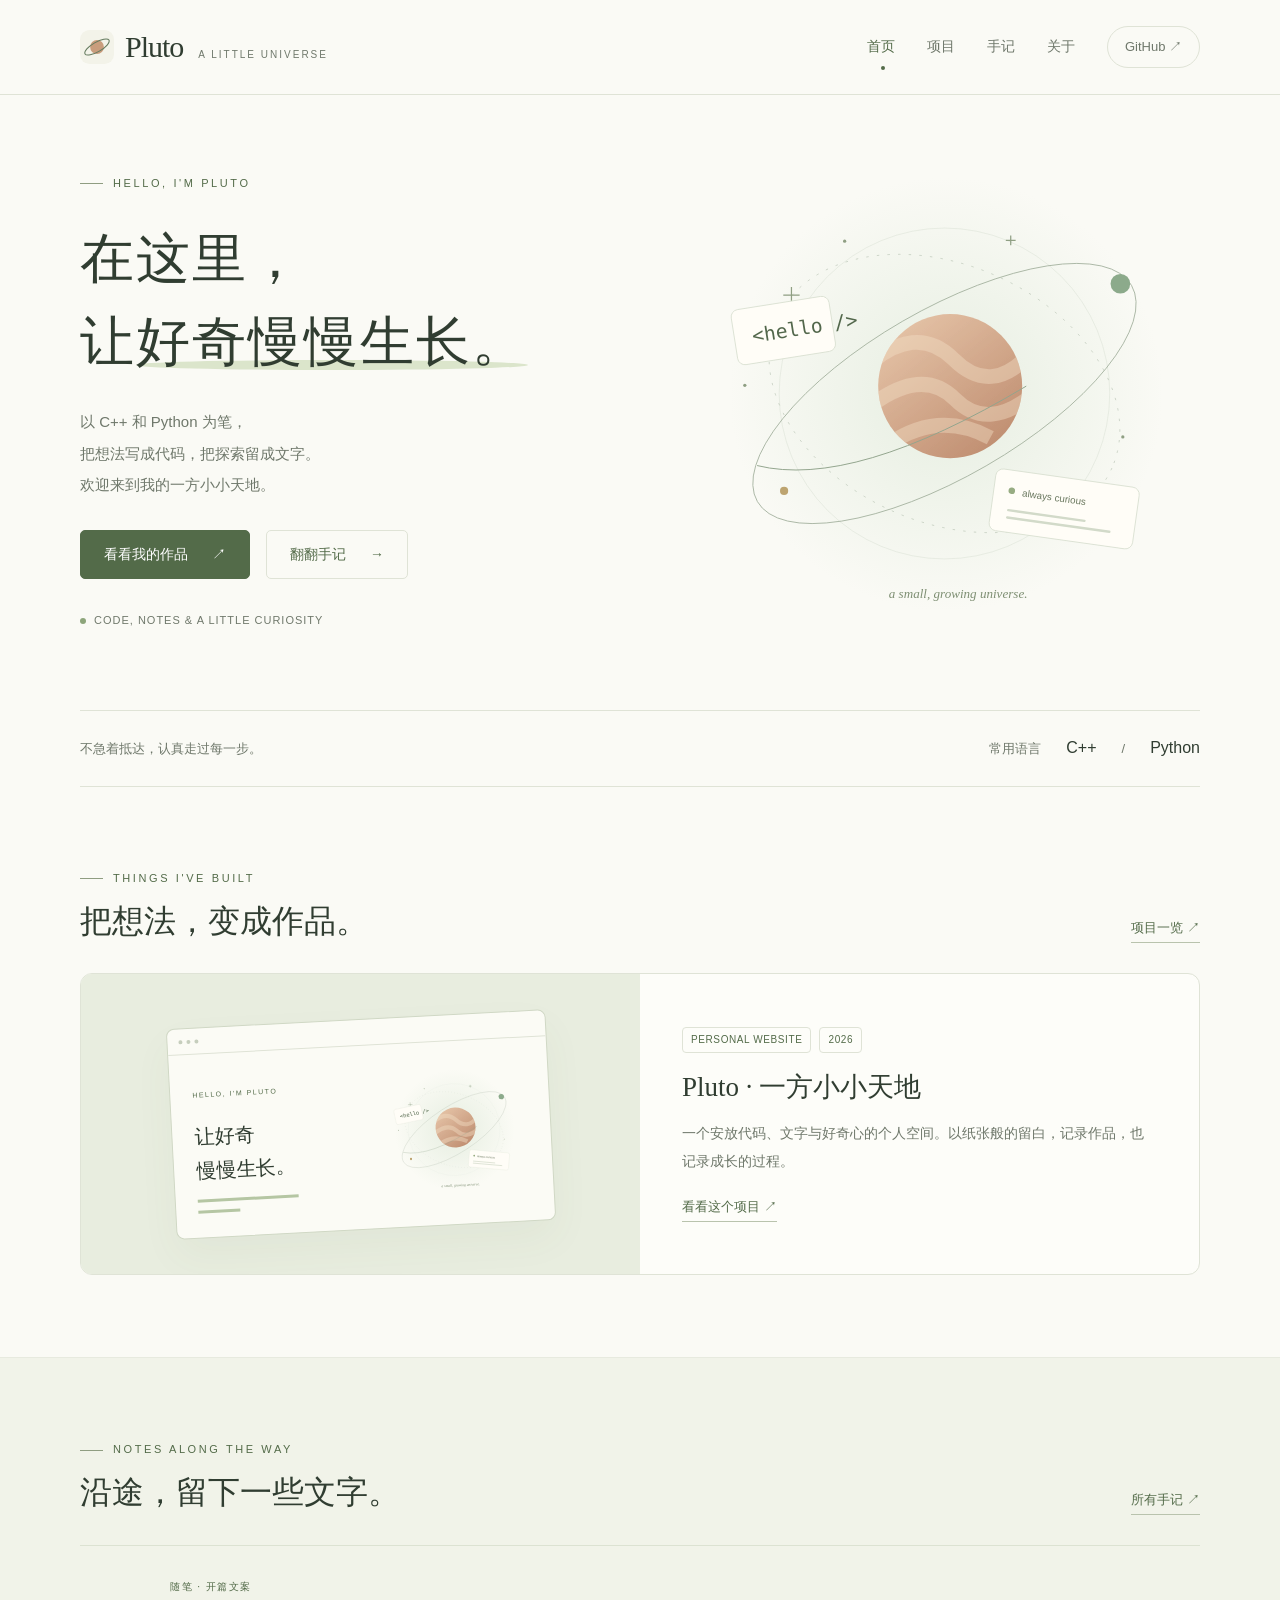
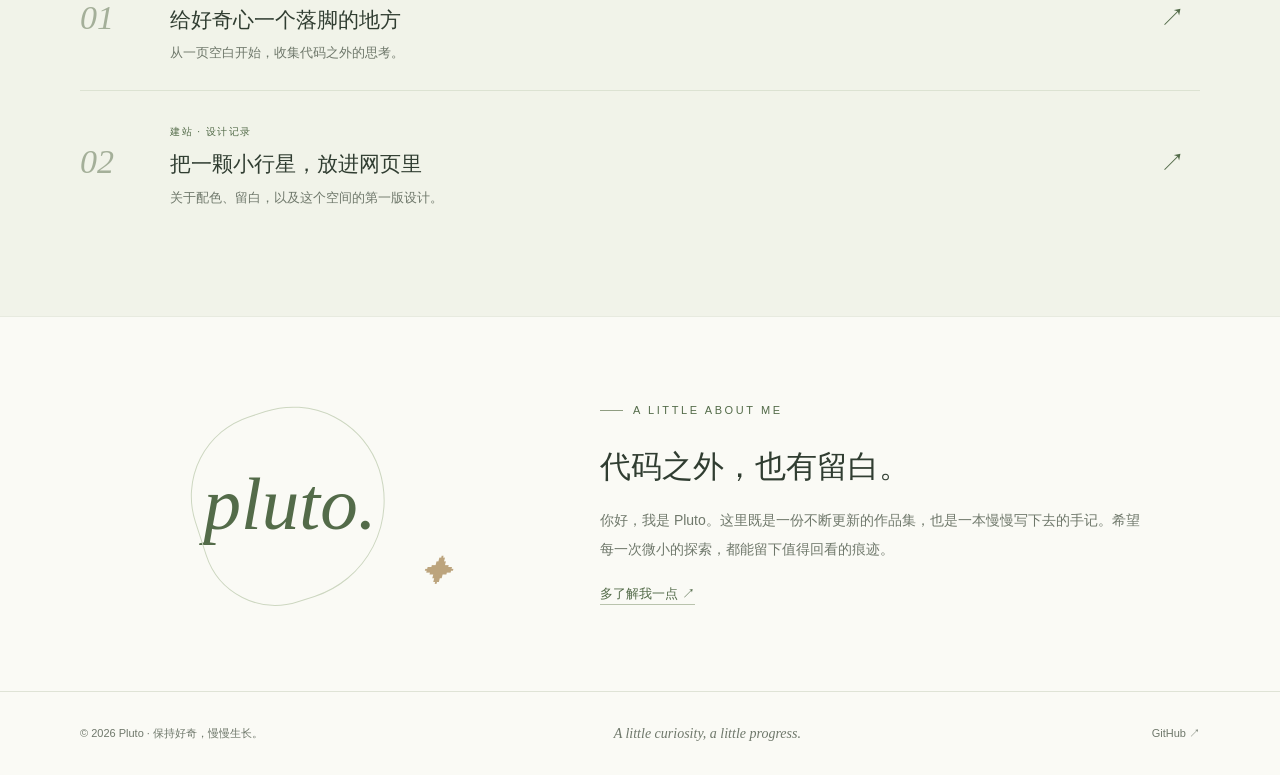
<file: index.html>
<!doctype html>
<html lang="zh-CN"><head><meta charset="utf-8"><meta name="viewport" content="width=device-width,initial-scale=1"><meta name="theme-color" content="#fafaf5"><meta name="description" content="Pluto 的个人网站：C++、Python、项目与学习手记。把好奇写成代码，把走过的路留成笔记。"><meta property="og:title" content="让好奇慢慢生长 · Pluto"><meta property="og:description" content="Pluto 的个人网站：C++、Python、项目与学习手记。把好奇写成代码，把走过的路留成笔记。"><meta property="og:type" content="website"><title>让好奇慢慢生长 · Pluto</title><link rel="icon" type="image/svg+xml" href="assets/favicon.svg"><link rel="stylesheet" href="style.css"><script src="app.js" defer></script></head><body>
<a class="skip" href="#main">跳转到正文</a>
<header class="header"><div class="container header-inner"><a class="logo" href="index.html" aria-label="Pluto 首页"><img src="assets/favicon.svg" width="34" height="34" alt="">Pluto<small>A LITTLE UNIVERSE</small></a><button class="menu-toggle" type="button" aria-expanded="false" aria-controls="navigation" hidden>菜单 ☰</button><nav class="nav" id="navigation" aria-label="主要导航"><a href="index.html" aria-current="page">首页</a><a href="projects.html">项目</a><a href="notes.html">手记</a><a href="about.html">关于</a><a class="github" href="https://github.com/Pluto-Liu-github" target="_blank" rel="noopener noreferrer">GitHub ↗</a></nav></div></header>
<main id="main">
<div class="container"><section class="hero" aria-labelledby="hero-title"><div><div class="eyebrow">HELLO, I'M PLUTO</div><h1 id="hero-title">在这里，<br>让<em>好奇慢慢生长。</em></h1><p class="intro">以 C++ 和 Python 为笔，<br>把想法写成代码，把探索留成文字。<br>欢迎来到我的一方小小天地。</p><div class="actions"><a class="button" href="projects.html">看看我的作品 <span aria-hidden="true">↗</span></a><a class="button secondary" href="notes.html">翻翻手记 <span aria-hidden="true">→</span></a></div><div class="hero-small"><span class="dot"></span> CODE, NOTES & A LITTLE CURIOSITY</div></div><img class="hero-art" src="assets/orbit.svg" width="660" height="580" alt="浅陶土色小行星，环绕着细细的轨道和手写便签"></section><div class="intro-strip"><span>不急着抵达，认真走过每一步。</span><div class="languages"><span>常用语言</span><b>C++</b><span>/</span><b>Python</b></div></div><section class="section"><div class="section-head"><div><div class="eyebrow">THINGS I'VE BUILT</div><h2>把想法，变成作品。</h2></div><a class="text-link" href="projects.html">项目一览 ↗</a></div><article class="project-feature"><div class="project-image" aria-hidden="true"><div class="mini-browser"><div class="browser-top"><i></i><i></i><i></i></div><div class="mini-body"><div><small>HELLO, I'M PLUTO</small><strong>让好奇<br>慢慢生长。</strong><div class="mini-line"></div><div class="mini-line" style="width:42px"></div></div><img src="assets/orbit.svg" alt="" width="660" height="580" loading="lazy"></div></div></div><div class="project-description"><div class="tags"><span class="tag">PERSONAL WEBSITE</span><span class="tag">2026</span></div><h3>Pluto · 一方小小天地</h3><p>一个安放代码、文字与好奇心的个人空间。以纸张般的留白，记录作品，也记录成长的过程。</p><a class="text-link" href="project-pluto.html">看看这个项目 <span aria-hidden="true">↗</span></a></div></article></section></div>
<section class="section note-section"><div class="container"><div class="section-head"><div><div class="eyebrow">NOTES ALONG THE WAY</div><h2>沿途，留下一些文字。</h2></div><a class="text-link" href="notes.html">所有手记 ↗</a></div><a class="note-row" href="note-first-page.html" data-note><span class="note-number">01</span><div><span class="note-meta">随笔 · 开篇文案</span><h3>给好奇心一个落脚的地方</h3><p>从一页空白开始，收集代码之外的思考。</p></div><span class="note-arrow" aria-hidden="true">↗</span></a><a class="note-row" href="note-design.html" data-note><span class="note-number">02</span><div><span class="note-meta">建站 · 设计记录</span><h3>把一颗小行星，放进网页里</h3><p>关于配色、留白，以及这个空间的第一版设计。</p></div><span class="note-arrow" aria-hidden="true">↗</span></a></div></section>
<section class="container section about-teaser"><div class="about-mark" aria-hidden="true">pluto.</div><div class="about-copy"><div class="eyebrow">A LITTLE ABOUT ME</div><h2>代码之外，也有留白。</h2><p>你好，我是 Pluto。这里既是一份不断更新的作品集，也是一本慢慢写下去的手记。希望每一次微小的探索，都能留下值得回看的痕迹。</p><a class="text-link" href="about.html">多了解我一点 ↗</a></div></section></main>
<footer class="footer"><div class="container footer-inner"><span>© 2026 Pluto · 保持好奇，慢慢生长。</span><span class="footer-quote">A little curiosity, a little progress.</span><a href="https://github.com/Pluto-Liu-github" target="_blank" rel="noopener noreferrer">GitHub ↗</a></div></footer></body></html>
</file>
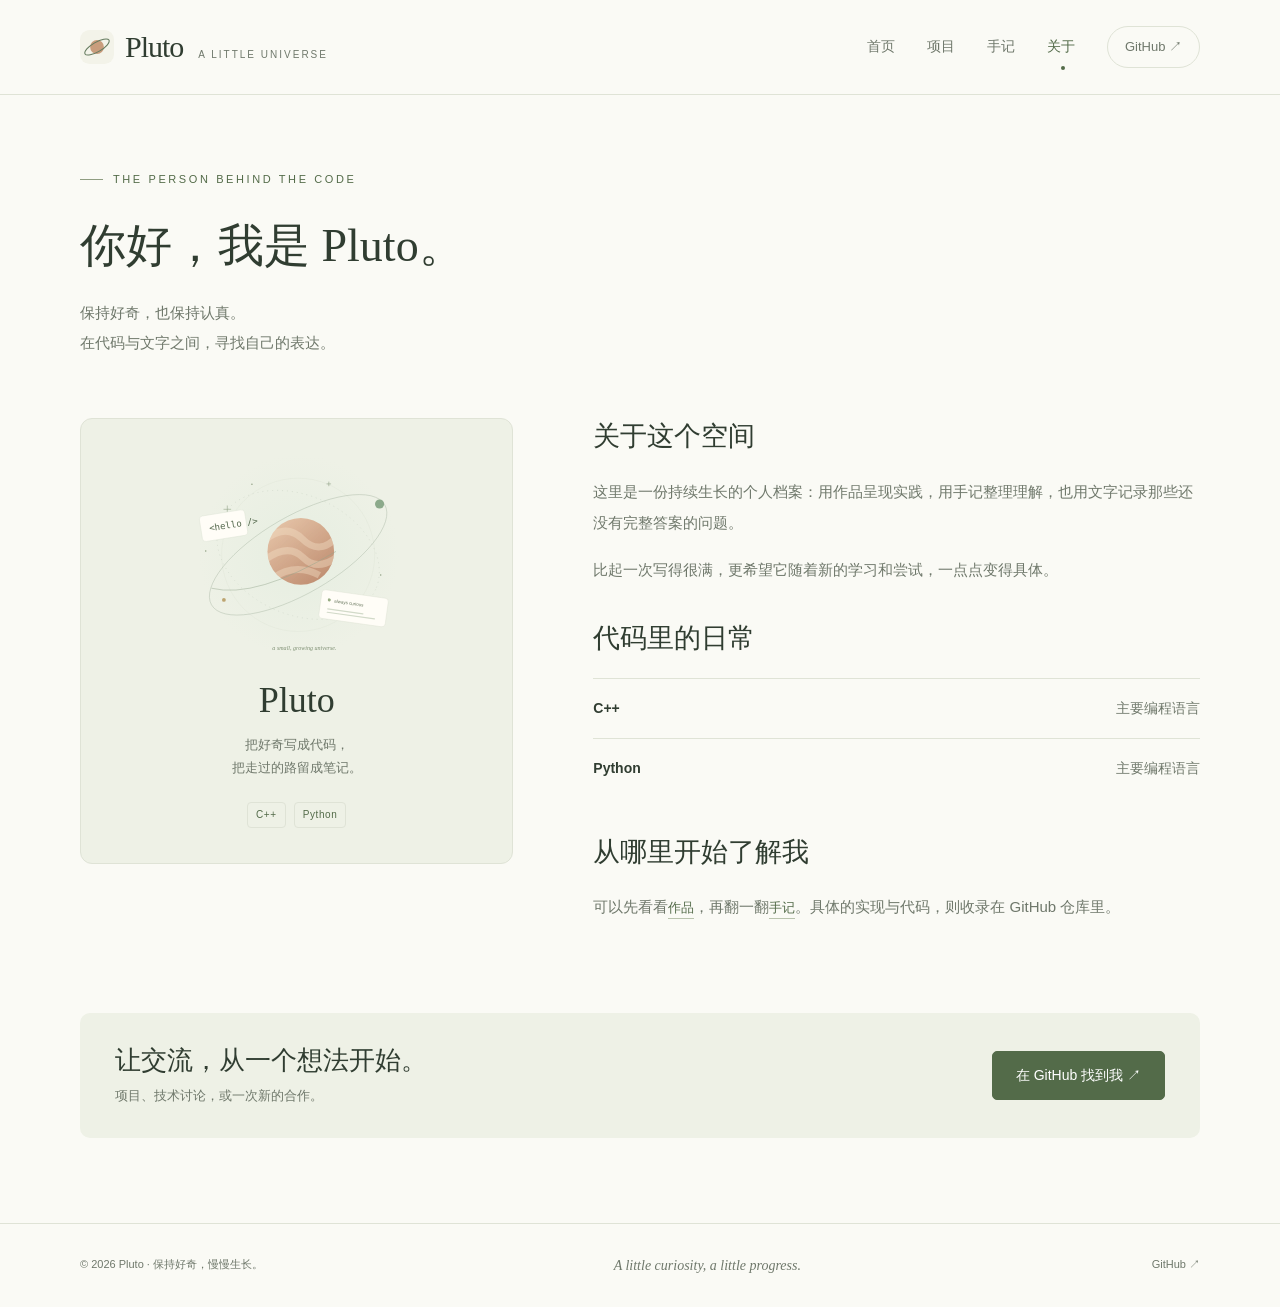
<file: about.html>
<!doctype html>
<html lang="zh-CN"><head><meta charset="utf-8"><meta name="viewport" content="width=device-width,initial-scale=1"><meta name="theme-color" content="#fafaf5"><meta name="description" content="关于 Pluto：C++、Python、作品、学习记录与 GitHub 联系入口。"><meta property="og:title" content="关于我 · Pluto"><meta property="og:description" content="关于 Pluto：C++、Python、作品、学习记录与 GitHub 联系入口。"><meta property="og:type" content="website"><title>关于我 · Pluto</title><link rel="icon" type="image/svg+xml" href="assets/favicon.svg"><link rel="stylesheet" href="style.css"><script src="app.js" defer></script></head><body>
<a class="skip" href="#main">跳转到正文</a>
<header class="header"><div class="container header-inner"><a class="logo" href="index.html" aria-label="Pluto 首页"><img src="assets/favicon.svg" width="34" height="34" alt="">Pluto<small>A LITTLE UNIVERSE</small></a><button class="menu-toggle" type="button" aria-expanded="false" aria-controls="navigation" hidden>菜单 ☰</button><nav class="nav" id="navigation" aria-label="主要导航"><a href="index.html">首页</a><a href="projects.html">项目</a><a href="notes.html">手记</a><a href="about.html" aria-current="page">关于</a><a class="github" href="https://github.com/Pluto-Liu-github" target="_blank" rel="noopener noreferrer">GitHub ↗</a></nav></div></header>
<main id="main"><div class="container"><header class="page-intro"><div class="eyebrow">THE PERSON BEHIND THE CODE</div><h1>你好，我是 Pluto。</h1><p>保持好奇，也保持认真。<br>在代码与文字之间，寻找自己的表达。</p></header><div class="page-content"><div class="about-grid"><aside class="profile-card"><img src="assets/orbit.svg" width="660" height="580" alt="Pluto 的小行星插画"><h2>Pluto</h2><p>把好奇写成代码，<br>把走过的路留成笔记。</p><div class="tags"><span class="tag">C++</span><span class="tag">Python</span></div></aside><div class="about-prose"><section><h2>关于这个空间</h2><p>这里是一份持续生长的个人档案：用作品呈现实践，用手记整理理解，也用文字记录那些还没有完整答案的问题。</p><p>比起一次写得很满，更希望它随着新的学习和尝试，一点点变得具体。</p></section><section><h2>代码里的日常</h2><div class="skill-row"><b>C++</b><span>主要编程语言</span></div><div class="skill-row"><b>Python</b><span>主要编程语言</span></div></section><section><h2>从哪里开始了解我</h2><p>可以先看看<a class="text-link" href="projects.html">作品</a>，再翻一翻<a class="text-link" href="notes.html">手记</a>。具体的实现与代码，则收录在 GitHub 仓库里。</p></section></div></div><section class="contact-panel"><div><h2>让交流，从一个想法开始。</h2><p>项目、技术讨论，或一次新的合作。</p></div><a class="button" href="https://github.com/Pluto-Liu-github" target="_blank" rel="noopener noreferrer">在 GitHub 找到我 ↗</a></section><!-- 求职时可在这里补充愿意公开的邮箱、目标岗位与真实简历链接。 --></div></div></main>
<footer class="footer"><div class="container footer-inner"><span>© 2026 Pluto · 保持好奇，慢慢生长。</span><span class="footer-quote">A little curiosity, a little progress.</span><a href="https://github.com/Pluto-Liu-github" target="_blank" rel="noopener noreferrer">GitHub ↗</a></div></footer></body></html>
</file>
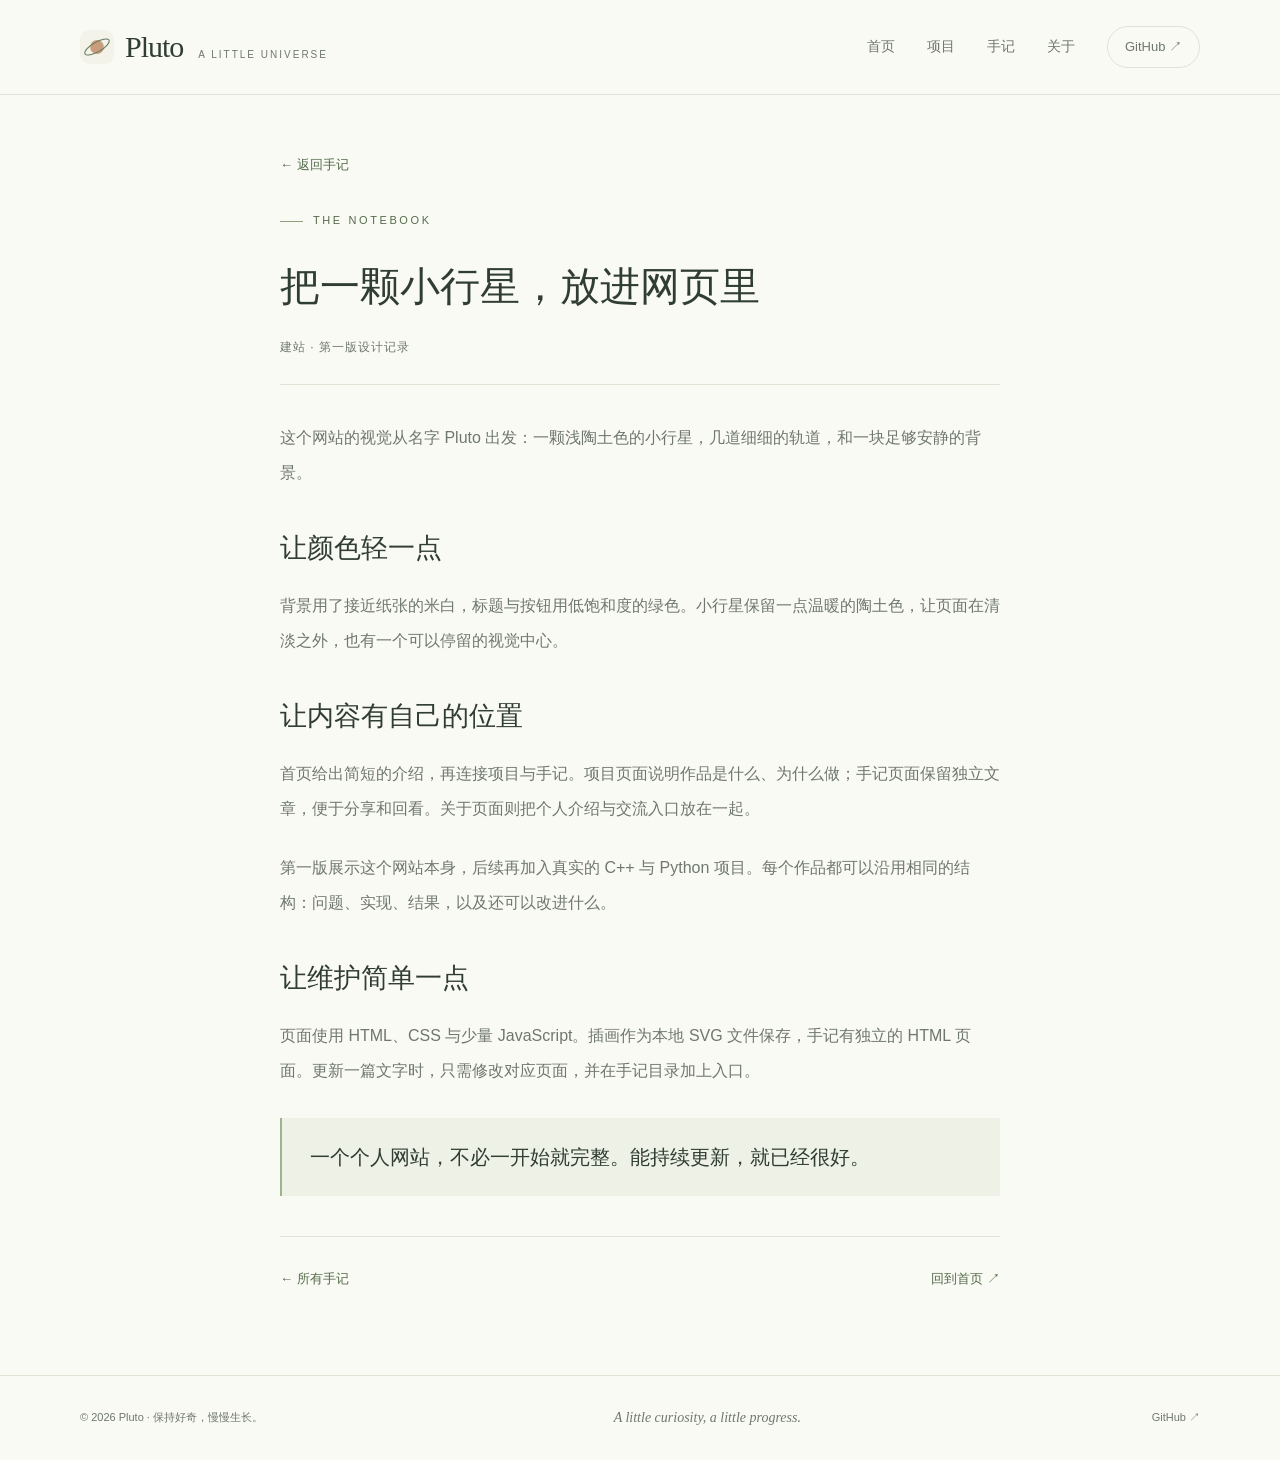
<file: note-design.html>
<!doctype html>
<html lang="zh-CN"><head><meta charset="utf-8"><meta name="viewport" content="width=device-width,initial-scale=1"><meta name="theme-color" content="#fafaf5"><meta name="description" content="把一颗小行星，放进网页里 — Pluto 的手记。"><meta property="og:title" content="把一颗小行星，放进网页里 · Pluto"><meta property="og:description" content="把一颗小行星，放进网页里 — Pluto 的手记。"><meta property="og:type" content="website"><title>把一颗小行星，放进网页里 · Pluto</title><link rel="icon" type="image/svg+xml" href="assets/favicon.svg"><link rel="stylesheet" href="style.css"><script src="app.js" defer></script></head><body>
<a class="skip" href="#main">跳转到正文</a>
<header class="header"><div class="container header-inner"><a class="logo" href="index.html" aria-label="Pluto 首页"><img src="assets/favicon.svg" width="34" height="34" alt="">Pluto<small>A LITTLE UNIVERSE</small></a><button class="menu-toggle" type="button" aria-expanded="false" aria-controls="navigation" hidden>菜单 ☰</button><nav class="nav" id="navigation" aria-label="主要导航"><a href="index.html">首页</a><a href="projects.html">项目</a><a href="notes.html">手记</a><a href="about.html">关于</a><a class="github" href="https://github.com/Pluto-Liu-github" target="_blank" rel="noopener noreferrer">GitHub ↗</a></nav></div></header>
<main id="main"><article class="container article"><a class="back" href="notes.html">← 返回手记</a><div class="eyebrow">THE NOTEBOOK</div><h1>把一颗小行星，放进网页里</h1><div class="article-meta">建站 · 第一版设计记录</div><div class="article-body"><p>这个网站的视觉从名字 Pluto 出发：一颗浅陶土色的小行星，几道细细的轨道，和一块足够安静的背景。</p><h2>让颜色轻一点</h2><p>背景用了接近纸张的米白，标题与按钮用低饱和度的绿色。小行星保留一点温暖的陶土色，让页面在清淡之外，也有一个可以停留的视觉中心。</p><h2>让内容有自己的位置</h2><p>首页给出简短的介绍，再连接项目与手记。项目页面说明作品是什么、为什么做；手记页面保留独立文章，便于分享和回看。关于页面则把个人介绍与交流入口放在一起。</p><p>第一版展示这个网站本身，后续再加入真实的 C++ 与 Python 项目。每个作品都可以沿用相同的结构：问题、实现、结果，以及还可以改进什么。</p><h2>让维护简单一点</h2><p>页面使用 HTML、CSS 与少量 JavaScript。插画作为本地 SVG 文件保存，手记有独立的 HTML 页面。更新一篇文字时，只需修改对应页面，并在手记目录加上入口。</p><blockquote>一个个人网站，不必一开始就完整。能持续更新，就已经很好。</blockquote></div><div class="article-end"><a href="notes.html">← 所有手记</a><a href="index.html">回到首页 ↗</a></div></article></main>
<footer class="footer"><div class="container footer-inner"><span>© 2026 Pluto · 保持好奇，慢慢生长。</span><span class="footer-quote">A little curiosity, a little progress.</span><a href="https://github.com/Pluto-Liu-github" target="_blank" rel="noopener noreferrer">GitHub ↗</a></div></footer></body></html>
</file>
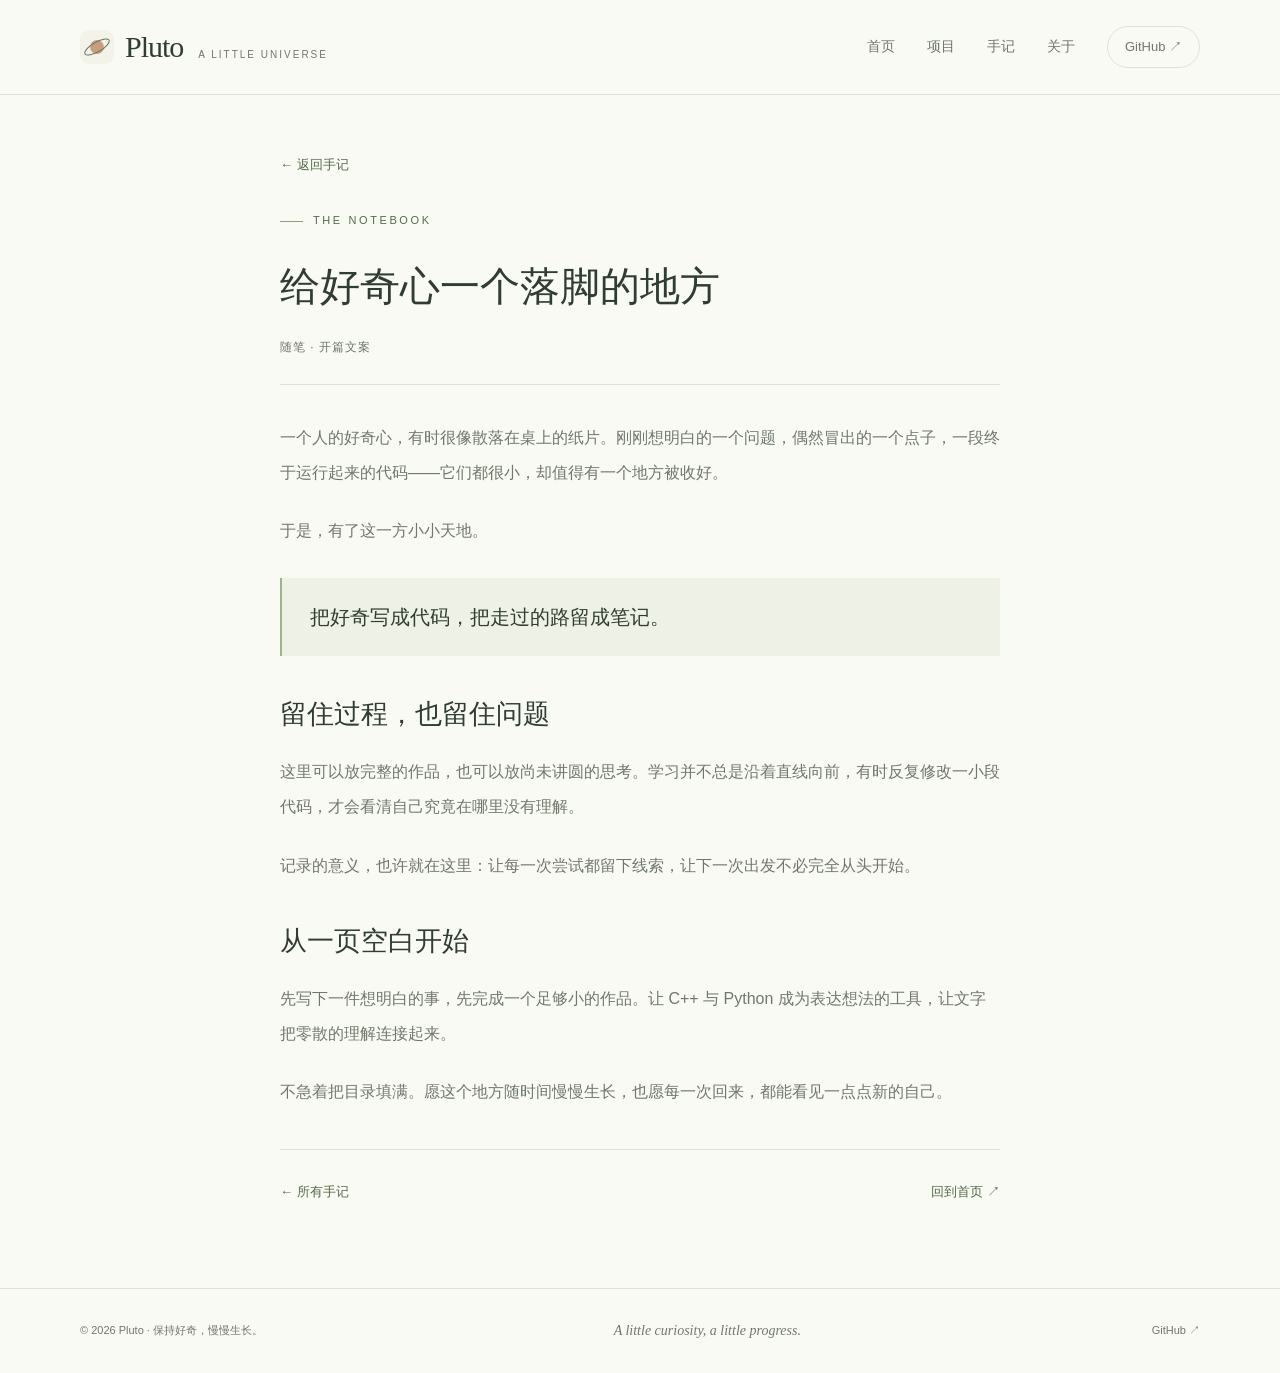
<file: note-first-page.html>
<!doctype html>
<html lang="zh-CN"><head><meta charset="utf-8"><meta name="viewport" content="width=device-width,initial-scale=1"><meta name="theme-color" content="#fafaf5"><meta name="description" content="给好奇心一个落脚的地方 — Pluto 的手记。"><meta property="og:title" content="给好奇心一个落脚的地方 · Pluto"><meta property="og:description" content="给好奇心一个落脚的地方 — Pluto 的手记。"><meta property="og:type" content="website"><title>给好奇心一个落脚的地方 · Pluto</title><link rel="icon" type="image/svg+xml" href="assets/favicon.svg"><link rel="stylesheet" href="style.css"><script src="app.js" defer></script></head><body>
<a class="skip" href="#main">跳转到正文</a>
<header class="header"><div class="container header-inner"><a class="logo" href="index.html" aria-label="Pluto 首页"><img src="assets/favicon.svg" width="34" height="34" alt="">Pluto<small>A LITTLE UNIVERSE</small></a><button class="menu-toggle" type="button" aria-expanded="false" aria-controls="navigation" hidden>菜单 ☰</button><nav class="nav" id="navigation" aria-label="主要导航"><a href="index.html">首页</a><a href="projects.html">项目</a><a href="notes.html">手记</a><a href="about.html">关于</a><a class="github" href="https://github.com/Pluto-Liu-github" target="_blank" rel="noopener noreferrer">GitHub ↗</a></nav></div></header>
<main id="main"><article class="container article"><a class="back" href="notes.html">← 返回手记</a><div class="eyebrow">THE NOTEBOOK</div><h1>给好奇心一个落脚的地方</h1><div class="article-meta">随笔 · 开篇文案</div><div class="article-body"><p>一个人的好奇心，有时很像散落在桌上的纸片。刚刚想明白的一个问题，偶然冒出的一个点子，一段终于运行起来的代码——它们都很小，却值得有一个地方被收好。</p><p>于是，有了这一方小小天地。</p><blockquote>把好奇写成代码，把走过的路留成笔记。</blockquote><h2>留住过程，也留住问题</h2><p>这里可以放完整的作品，也可以放尚未讲圆的思考。学习并不总是沿着直线向前，有时反复修改一小段代码，才会看清自己究竟在哪里没有理解。</p><p>记录的意义，也许就在这里：让每一次尝试都留下线索，让下一次出发不必完全从头开始。</p><h2>从一页空白开始</h2><p>先写下一件想明白的事，先完成一个足够小的作品。让 C++ 与 Python 成为表达想法的工具，让文字把零散的理解连接起来。</p><p>不急着把目录填满。愿这个地方随时间慢慢生长，也愿每一次回来，都能看见一点点新的自己。</p></div><div class="article-end"><a href="notes.html">← 所有手记</a><a href="index.html">回到首页 ↗</a></div></article></main>
<footer class="footer"><div class="container footer-inner"><span>© 2026 Pluto · 保持好奇，慢慢生长。</span><span class="footer-quote">A little curiosity, a little progress.</span><a href="https://github.com/Pluto-Liu-github" target="_blank" rel="noopener noreferrer">GitHub ↗</a></div></footer></body></html>
</file>
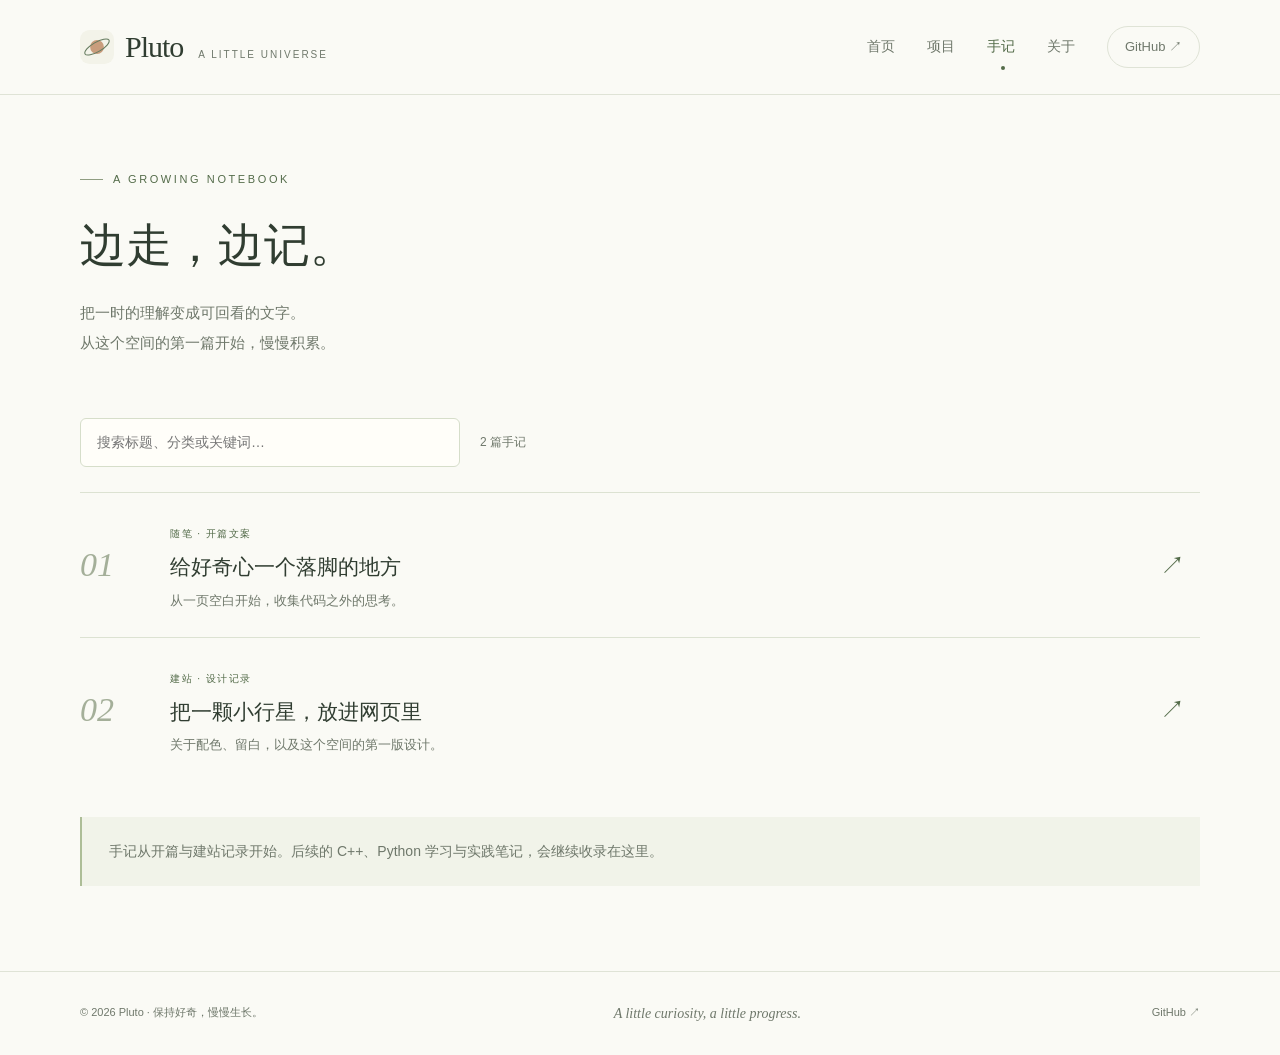
<file: notes.html>
<!doctype html>
<html lang="zh-CN"><head><meta charset="utf-8"><meta name="viewport" content="width=device-width,initial-scale=1"><meta name="theme-color" content="#fafaf5"><meta name="description" content="Pluto 的学习记录、随笔与建站手记。支持关键词搜索。"><meta property="og:title" content="学习手记 · Pluto"><meta property="og:description" content="Pluto 的学习记录、随笔与建站手记。支持关键词搜索。"><meta property="og:type" content="website"><title>学习手记 · Pluto</title><link rel="icon" type="image/svg+xml" href="assets/favicon.svg"><link rel="stylesheet" href="style.css"><script src="app.js" defer></script></head><body>
<a class="skip" href="#main">跳转到正文</a>
<header class="header"><div class="container header-inner"><a class="logo" href="index.html" aria-label="Pluto 首页"><img src="assets/favicon.svg" width="34" height="34" alt="">Pluto<small>A LITTLE UNIVERSE</small></a><button class="menu-toggle" type="button" aria-expanded="false" aria-controls="navigation" hidden>菜单 ☰</button><nav class="nav" id="navigation" aria-label="主要导航"><a href="index.html">首页</a><a href="projects.html">项目</a><a href="notes.html" aria-current="page">手记</a><a href="about.html">关于</a><a class="github" href="https://github.com/Pluto-Liu-github" target="_blank" rel="noopener noreferrer">GitHub ↗</a></nav></div></header>
<main id="main"><div class="container"><header class="page-intro"><div class="eyebrow">A GROWING NOTEBOOK</div><h1>边走，边记。</h1><p>把一时的理解变成可回看的文字。<br>从这个空间的第一篇开始，慢慢积累。</p></header><div class="page-content"><div class="notes-tools"><label for="note-search" class="visually-hidden">搜索手记</label><input class="search" id="note-search" type="search" placeholder="搜索标题、分类或关键词…" data-search><span class="count" data-count aria-live="polite">2 篇手记</span></div><div class="note-list"><a class="note-row" href="note-first-page.html" data-note><span class="note-number">01</span><div><span class="note-meta">随笔 · 开篇文案</span><h3>给好奇心一个落脚的地方</h3><p>从一页空白开始，收集代码之外的思考。</p></div><span class="note-arrow" aria-hidden="true">↗</span></a><a class="note-row" href="note-design.html" data-note><span class="note-number">02</span><div><span class="note-meta">建站 · 设计记录</span><h3>把一颗小行星，放进网页里</h3><p>关于配色、留白，以及这个空间的第一版设计。</p></div><span class="note-arrow" aria-hidden="true">↗</span></a></div><p class="empty-search" data-empty hidden>暂时没有匹配的手记，换一个关键词试试。</p><div class="quiet-callout">手记从开篇与建站记录开始。后续的 C++、Python 学习与实践笔记，会继续收录在这里。</div></div></div></main>
<footer class="footer"><div class="container footer-inner"><span>© 2026 Pluto · 保持好奇，慢慢生长。</span><span class="footer-quote">A little curiosity, a little progress.</span><a href="https://github.com/Pluto-Liu-github" target="_blank" rel="noopener noreferrer">GitHub ↗</a></div></footer></body></html>
</file>
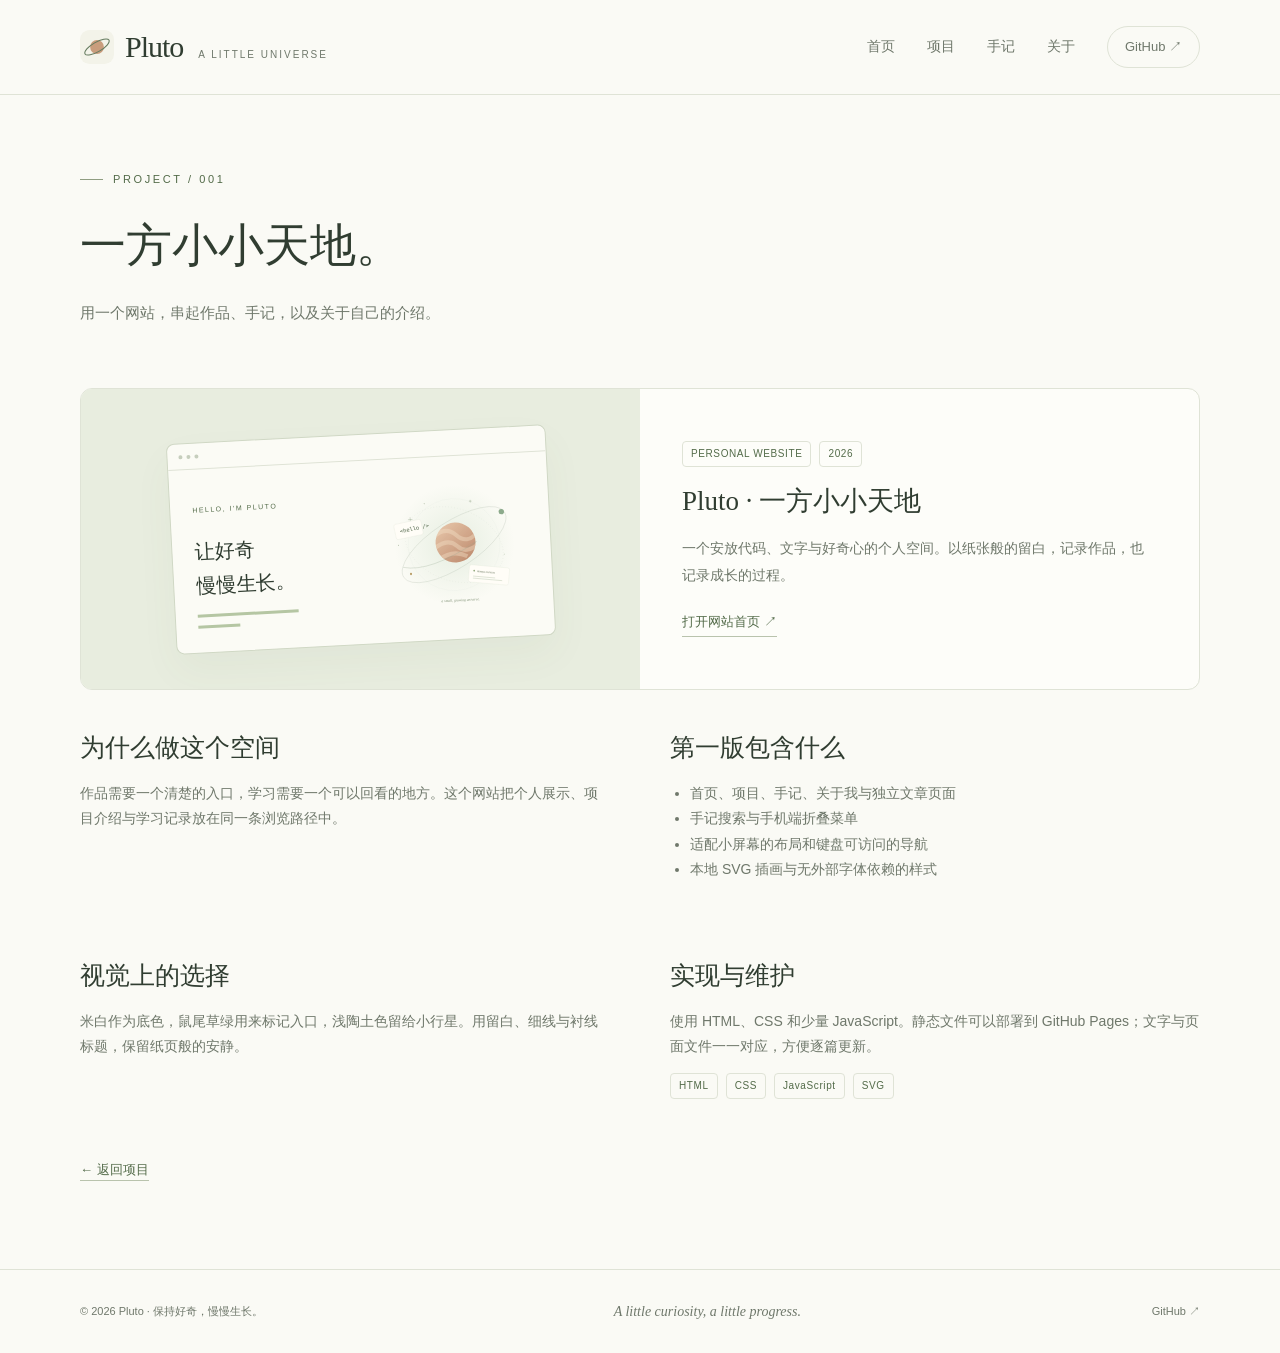
<file: project-pluto.html>
<!doctype html>
<html lang="zh-CN"><head><meta charset="utf-8"><meta name="viewport" content="width=device-width,initial-scale=1"><meta name="theme-color" content="#fafaf5"><meta name="description" content="Pluto 个人网站的设计与实现说明。"><meta property="og:title" content="Pluto · 个人空间 · Pluto"><meta property="og:description" content="Pluto 个人网站的设计与实现说明。"><meta property="og:type" content="website"><title>Pluto · 个人空间 · Pluto</title><link rel="icon" type="image/svg+xml" href="assets/favicon.svg"><link rel="stylesheet" href="style.css"><script src="app.js" defer></script></head><body>
<a class="skip" href="#main">跳转到正文</a>
<header class="header"><div class="container header-inner"><a class="logo" href="index.html" aria-label="Pluto 首页"><img src="assets/favicon.svg" width="34" height="34" alt="">Pluto<small>A LITTLE UNIVERSE</small></a><button class="menu-toggle" type="button" aria-expanded="false" aria-controls="navigation" hidden>菜单 ☰</button><nav class="nav" id="navigation" aria-label="主要导航"><a href="index.html">首页</a><a href="projects.html">项目</a><a href="notes.html">手记</a><a href="about.html">关于</a><a class="github" href="https://github.com/Pluto-Liu-github" target="_blank" rel="noopener noreferrer">GitHub ↗</a></nav></div></header>
<main id="main"><div class="container"><header class="page-intro"><div class="eyebrow">PROJECT / 001</div><h1>一方小小天地。</h1><p>用一个网站，串起作品、手记，以及关于自己的介绍。</p></header><div class="page-content"><article class="project-feature"><div class="project-image" aria-hidden="true"><div class="mini-browser"><div class="browser-top"><i></i><i></i><i></i></div><div class="mini-body"><div><small>HELLO, I'M PLUTO</small><strong>让好奇<br>慢慢生长。</strong><div class="mini-line"></div><div class="mini-line" style="width:42px"></div></div><img src="assets/orbit.svg" alt="" width="660" height="580" loading="lazy"></div></div></div><div class="project-description"><div class="tags"><span class="tag">PERSONAL WEBSITE</span><span class="tag">2026</span></div><h3>Pluto · 一方小小天地</h3><p>一个安放代码、文字与好奇心的个人空间。以纸张般的留白，记录作品，也记录成长的过程。</p><a class="text-link" href="index.html">打开网站首页 ↗</a></div></article><div class="details"><section><h2>为什么做这个空间</h2><p>作品需要一个清楚的入口，学习需要一个可以回看的地方。这个网站把个人展示、项目介绍与学习记录放在同一条浏览路径中。</p></section><section><h2>第一版包含什么</h2><ul><li>首页、项目、手记、关于我与独立文章页面</li><li>手记搜索与手机端折叠菜单</li><li>适配小屏幕的布局和键盘可访问的导航</li><li>本地 SVG 插画与无外部字体依赖的样式</li></ul></section><section><h2>视觉上的选择</h2><p>米白作为底色，鼠尾草绿用来标记入口，浅陶土色留给小行星。用留白、细线与衬线标题，保留纸页般的安静。</p></section><section><h2>实现与维护</h2><p>使用 HTML、CSS 和少量 JavaScript。静态文件可以部署到 GitHub Pages；文字与页面文件一一对应，方便逐篇更新。</p><div class="tags"><span class="tag">HTML</span><span class="tag">CSS</span><span class="tag">JavaScript</span><span class="tag">SVG</span></div></section></div><a class="text-link" href="projects.html">← 返回项目</a></div></div></main>
<footer class="footer"><div class="container footer-inner"><span>© 2026 Pluto · 保持好奇，慢慢生长。</span><span class="footer-quote">A little curiosity, a little progress.</span><a href="https://github.com/Pluto-Liu-github" target="_blank" rel="noopener noreferrer">GitHub ↗</a></div></footer></body></html>
</file>
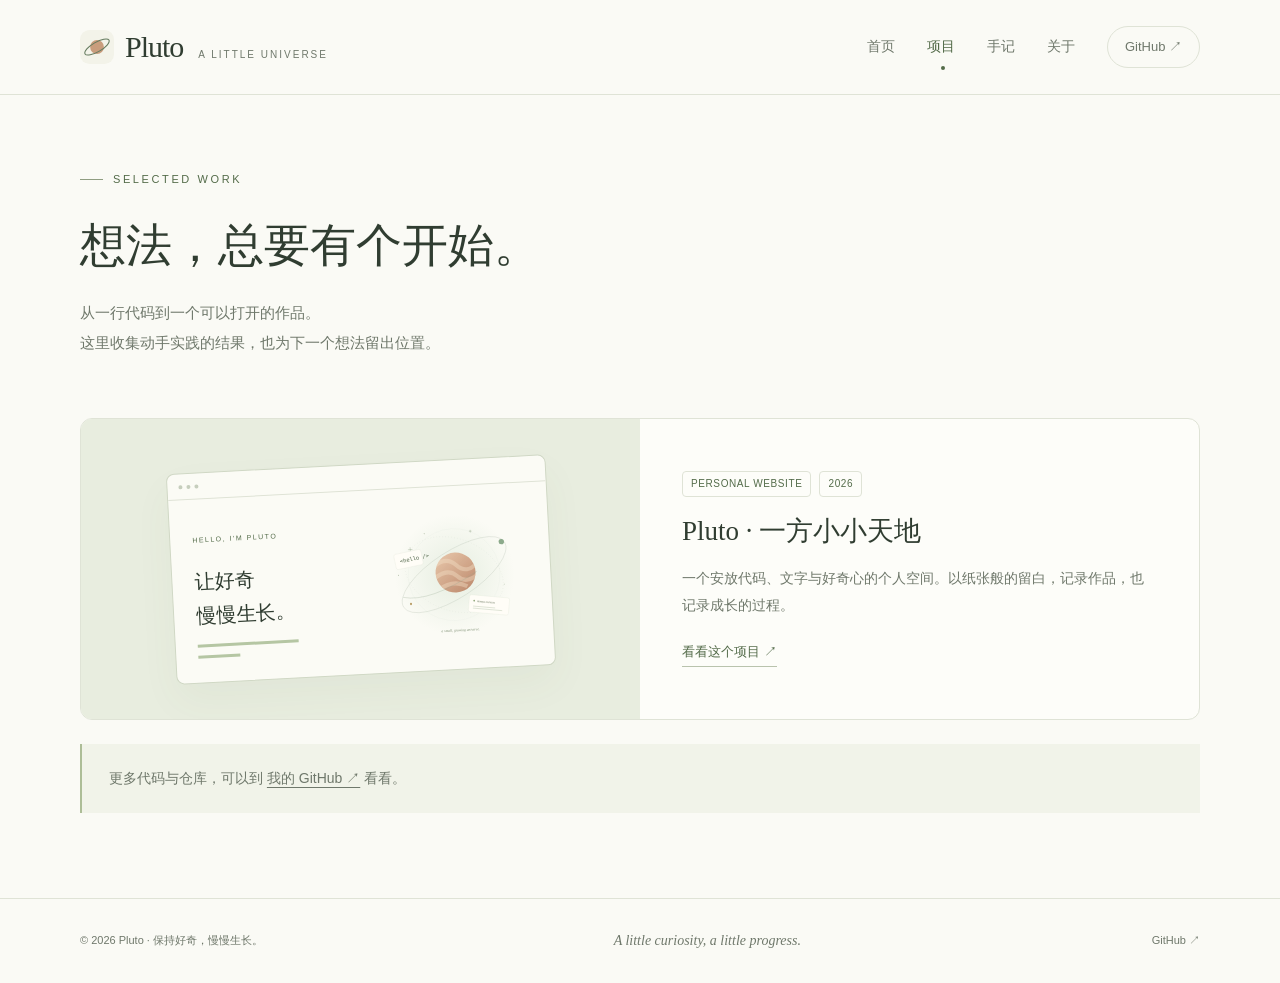
<file: projects.html>
<!doctype html>
<html lang="zh-CN"><head><meta charset="utf-8"><meta name="viewport" content="width=device-width,initial-scale=1"><meta name="theme-color" content="#fafaf5"><meta name="description" content="Pluto 的项目展示与代码仓库入口。"><meta property="og:title" content="项目 · Pluto"><meta property="og:description" content="Pluto 的项目展示与代码仓库入口。"><meta property="og:type" content="website"><title>项目 · Pluto</title><link rel="icon" type="image/svg+xml" href="assets/favicon.svg"><link rel="stylesheet" href="style.css"><script src="app.js" defer></script></head><body>
<a class="skip" href="#main">跳转到正文</a>
<header class="header"><div class="container header-inner"><a class="logo" href="index.html" aria-label="Pluto 首页"><img src="assets/favicon.svg" width="34" height="34" alt="">Pluto<small>A LITTLE UNIVERSE</small></a><button class="menu-toggle" type="button" aria-expanded="false" aria-controls="navigation" hidden>菜单 ☰</button><nav class="nav" id="navigation" aria-label="主要导航"><a href="index.html">首页</a><a href="projects.html" aria-current="page">项目</a><a href="notes.html">手记</a><a href="about.html">关于</a><a class="github" href="https://github.com/Pluto-Liu-github" target="_blank" rel="noopener noreferrer">GitHub ↗</a></nav></div></header>
<main id="main"><div class="container"><header class="page-intro"><div class="eyebrow">SELECTED WORK</div><h1>想法，总要有个开始。</h1><p>从一行代码到一个可以打开的作品。<br>这里收集动手实践的结果，也为下一个想法留出位置。</p></header><div class="page-content"><article class="project-feature"><div class="project-image" aria-hidden="true"><div class="mini-browser"><div class="browser-top"><i></i><i></i><i></i></div><div class="mini-body"><div><small>HELLO, I'M PLUTO</small><strong>让好奇<br>慢慢生长。</strong><div class="mini-line"></div><div class="mini-line" style="width:42px"></div></div><img src="assets/orbit.svg" alt="" width="660" height="580" loading="lazy"></div></div></div><div class="project-description"><div class="tags"><span class="tag">PERSONAL WEBSITE</span><span class="tag">2026</span></div><h3>Pluto · 一方小小天地</h3><p>一个安放代码、文字与好奇心的个人空间。以纸张般的留白，记录作品，也记录成长的过程。</p><a class="text-link" href="project-pluto.html">看看这个项目 <span aria-hidden="true">↗</span></a></div></article><div class="quiet-callout">更多代码与仓库，可以到 <a href="https://github.com/Pluto-Liu-github?tab=repositories" target="_blank" rel="noopener noreferrer">我的 GitHub ↗</a> 看看。</div></div></div></main>
<footer class="footer"><div class="container footer-inner"><span>© 2026 Pluto · 保持好奇，慢慢生长。</span><span class="footer-quote">A little curiosity, a little progress.</span><a href="https://github.com/Pluto-Liu-github" target="_blank" rel="noopener noreferrer">GitHub ↗</a></div></footer></body></html>
</file>
<file: style.css>
:root{--paper:#fafaf5;--ink:#303d31;--muted:#6f786b;--green:#536b49;--soft:#eef1e6;--line:#dfe3d6;--terra:#bd9276;--serif:Georgia,'Songti SC','STSong','Noto Serif CJK SC',serif;--sans:-apple-system,BlinkMacSystemFont,'Segoe UI','PingFang SC','Microsoft YaHei',sans-serif}
*{box-sizing:border-box}html{scroll-behavior:smooth;scroll-padding-top:100px}body{margin:0;color:var(--ink);background:var(--paper);font:16px/1.8 var(--sans);-webkit-font-smoothing:antialiased}a{color:inherit;text-decoration:none}button,input{font:inherit}button,a{touch-action:manipulation}button{cursor:pointer}a:focus-visible,button:focus-visible,input:focus-visible{outline:3px solid #aa835c;outline-offset:5px}::selection{background:#dde7cd}img{max-width:100%;height:auto}button{color:inherit}h1,h2,h3,p{margin-top:0}h1,h2,h3{line-height:1.4}h1,h2{font-family:var(--serif);font-weight:500}h3{font-weight:500}p{color:var(--muted)}.container{width:min(1120px,calc(100% - 72px));margin:auto}.skip{position:fixed;top:-80px;left:20px;z-index:10;background:var(--ink);color:white;padding:12px}.skip:focus{top:12px}.header{border-bottom:1px solid var(--line);background:rgba(250,250,245,.96)}.header-inner{height:94px;display:flex;align-items:center;justify-content:space-between;gap:24px}.logo{display:flex;align-items:center;gap:11px;font:30px var(--serif);letter-spacing:-1px}.logo img{width:34px;height:34px}.logo small{font:10px var(--sans);letter-spacing:2px;margin-left:4px;color:var(--muted);align-self:flex-end;padding-bottom:4px}.nav{display:flex;align-items:center;gap:32px;font-size:14px}.nav a{padding:10px 0;color:var(--muted);position:relative}.nav a:hover,.nav a[aria-current=page]{color:var(--green)}.nav a[aria-current=page]:after{content:'';position:absolute;bottom:0;left:50%;width:4px;height:4px;border-radius:50%;background:var(--green)}.nav .github{border:1px solid var(--line);border-radius:30px;padding:8px 17px;font-size:13px}.menu-toggle{display:none;background:none;border:1px solid var(--line);border-radius:8px;padding:6px 12px}.eyebrow{text-transform:uppercase;font-size:11px;letter-spacing:2.6px;color:var(--green);font-weight:500;display:flex;align-items:center;gap:10px;margin-bottom:24px}.eyebrow:before{content:'';width:23px;height:1px;background:#8f9d81}.hero{display:grid;grid-template-columns:1.05fr 1fr;align-items:center;min-height:615px;gap:12px;padding-top:32px;padding-bottom:32px}.hero h1{font-size:clamp(38px,4.2vw,57px);letter-spacing:2px;line-height:1.55;margin-bottom:22px}.hero h1 em{font-style:normal;position:relative;white-space:nowrap}.hero h1 em:after{content:'';position:absolute;left:0;bottom:2px;right:0;height:10px;background:#dbe5cb;z-index:-1;border-radius:60%}.hero .intro{font-size:15px;line-height:2.1;max-width:420px;margin-bottom:29px}.actions{display:flex;gap:16px;align-items:center;flex-wrap:wrap}.button{display:inline-flex;align-items:center;gap:24px;background:var(--green);color:white;border:1px solid var(--green);padding:11px 23px;border-radius:5px;font-size:14px;transition:transform .2s,background .2s}.button:hover{background:#40563a;transform:translateY(-2px)}.button.secondary{color:var(--green);background:transparent;border-color:var(--line)}.button.secondary:hover{background:var(--soft)}.hero-small{display:flex;align-items:center;gap:8px;font-size:11px;color:var(--muted);letter-spacing:1px;margin-top:32px}.dot{width:6px;height:6px;background:#8da57b;border-radius:50%;display:inline-block}.hero-art{width:100%;transform:translateX(12px)}.intro-strip{display:flex;align-items:center;justify-content:space-between;gap:30px;border-top:1px solid var(--line);border-bottom:1px solid var(--line);padding:23px 0;font-size:13px;color:var(--muted)}.intro-strip .languages{display:flex;align-items:center;gap:25px}.languages b{font-weight:500;font-size:16px;color:var(--ink)}.section{padding:82px 0}.section-head{display:flex;justify-content:space-between;align-items:end;gap:30px;margin-bottom:30px}.section-head .eyebrow{margin-bottom:10px}.section-head h2{font-size:32px;margin:0}.text-link{font-size:13px;white-space:nowrap;border-bottom:1px solid #b9c3ad;padding-bottom:3px;color:var(--green)}.text-link:hover{border-color:var(--green)}.project-feature{display:grid;grid-template-columns:1fr 1fr;border:1px solid var(--line);border-radius:12px;overflow:hidden;background:#fdfdf9}.project-image{min-height:300px;background:#e8eddf;display:flex;align-items:center;justify-content:center;padding:42px}.mini-browser{width:100%;max-width:380px;background:#fbfbf5;border:1px solid #d0d8c5;border-radius:8px;box-shadow:0 18px 40px #5163430c;transform:rotate(-3deg);overflow:hidden}.browser-top{height:26px;border-bottom:1px solid var(--line);display:flex;align-items:center;gap:4px;padding-left:11px}.browser-top i{height:4px;width:4px;background:#c6cebd;border-radius:50%}.mini-body{padding:24px 22px;display:flex;align-items:center}.mini-body div{width:55%}.mini-body small{font-size:7px;letter-spacing:1.5px;color:var(--green)}.mini-body strong{display:block;font:20px/1.7 var(--serif);margin:12px 0}.mini-body img{width:45%}.mini-line{height:3px;width:60px;background:#b5c6a3;margin-top:8px}.project-description{padding:42px;display:flex;flex-direction:column;align-items:start;justify-content:center}.tags{display:flex;gap:8px;flex-wrap:wrap;margin:0 0 16px}.tag{font-size:10px;letter-spacing:.6px;border:1px solid var(--line);border-radius:4px;padding:3px 8px;color:var(--green)}.project-description h3{font-family:var(--serif);font-size:27px;margin-bottom:14px}.project-description p{font-size:14px;line-height:1.95}.project-description .text-link{margin-top:6px}.note-section{background:#f1f3e9;border-top:1px solid #e7eadf;border-bottom:1px solid #e7eadf}.note-row{display:grid;grid-template-columns:70px 1fr 40px;gap:20px;align-items:center;border-top:1px solid #dce2d2;padding:25px 0}.note-number{font:italic 34px var(--serif);color:#a4af99}.note-row h3{font-size:21px;font-family:var(--serif);margin:6px 0}.note-row p{font-size:13px;margin:0}.note-meta{font-size:10px;color:var(--green);letter-spacing:1.5px}.note-arrow{font-size:25px;color:var(--green);transition:transform .2s}.note-row:hover .note-arrow{transform:translateX(5px)}.about-teaser{display:grid;grid-template-columns:.7fr 1fr;gap:100px;align-items:center}.about-mark{height:210px;display:flex;align-items:center;justify-content:center;position:relative;font:italic 75px var(--serif);color:var(--green)}.about-mark:before{content:'';position:absolute;width:190px;height:190px;border:1px solid #cdd7c1;border-radius:48% 52% 58% 42%;transform:rotate(-18deg)}.about-mark:after{content:'✦';position:absolute;bottom:20px;right:48px;font-size:30px;color:#bca47d}.about-copy h2{font-size:31px;margin-bottom:18px}.about-copy p{font-size:14px;line-height:2.1;max-width:550px}.footer{border-top:1px solid var(--line);padding:29px 0}.footer-inner{display:flex;justify-content:space-between;align-items:center;gap:20px;font-size:11px;color:var(--muted)}.footer-quote{font-family:var(--serif);font-style:italic;font-size:14px}.page-intro{padding:75px 0 45px;max-width:700px}.page-intro h1{font-size:46px;margin-bottom:20px}.page-intro p{font-size:15px;line-height:2}.page-content{padding-bottom:85px}.details{display:grid;grid-template-columns:1fr 1fr;gap:60px;padding:40px 0}.details h2{font-size:25px;margin-bottom:16px}.details p,.details li{font-size:14px;color:var(--muted)}.details ul{padding-left:20px}.quiet-callout{border-left:2px solid #adbd97;background:#f1f3e9;padding:22px 27px;margin-top:24px;font-size:14px;color:var(--muted)}.quiet-callout a{text-decoration:underline;text-underline-offset:4px}.notes-tools{display:flex;align-items:center;gap:20px;margin-bottom:25px}.search{width:100%;max-width:380px;border:1px solid #d6deca;background:#fffef9;border-radius:6px;padding:11px 16px;color:var(--ink);font-size:14px}.count{font-size:12px;color:var(--muted)}.empty-search{padding:30px 0;color:var(--muted)}[hidden]{display:none!important}.note-list{margin-bottom:35px}.about-grid{display:grid;grid-template-columns:1fr 1.4fr;gap:80px;align-items:start}.profile-card{background:#eef1e6;border:1px solid var(--line);border-radius:12px;padding:30px;text-align:center}.profile-card img{width:250px}.profile-card h2{font:36px var(--serif);margin:0 0 12px}.profile-card p{font-size:13px}.profile-card .tags{justify-content:center;margin:23px 0 5px}.about-prose h2{font-size:27px;margin:0 0 20px}.about-prose p{font-size:15px;line-height:2.1}.about-prose section{margin-bottom:35px}.skill-row{display:flex;justify-content:space-between;border-top:1px solid var(--line);padding:17px 0;font-size:14px}.skill-row span{color:var(--muted)}.contact-panel{margin-top:55px;padding:30px 35px;background:var(--soft);border-radius:10px;display:flex;justify-content:space-between;gap:30px;align-items:center}.contact-panel h2{font-size:26px;margin-bottom:5px}.contact-panel p{font-size:13px;margin:0}.article{max-width:720px;padding-top:55px;padding-bottom:85px}.article .back{display:inline-block;font-size:13px;color:var(--green);margin-bottom:35px}.article h1{font-size:40px;line-height:1.6;margin-bottom:18px}.article .article-meta{font-size:12px;letter-spacing:1px;color:var(--muted);margin-bottom:35px;padding-bottom:25px;border-bottom:1px solid var(--line)}.article-body p{font-size:16px;line-height:2.2;margin-bottom:23px}.article-body h2{font-size:27px;margin:40px 0 20px}.article-body blockquote{margin:30px 0;padding:20px 28px;border-left:2px solid #9db48a;background:var(--soft);font:20px/1.9 var(--serif)}.article-body ul{padding-left:22px;color:var(--muted)}.article-end{padding-top:30px;margin-top:40px;border-top:1px solid var(--line);display:flex;justify-content:space-between;font-size:13px;color:var(--green)}
@media(min-width:1500px){.hero{min-height:670px}}@media(max-width:900px){.container{width:calc(100% - 44px)}.hero{min-height:530px;gap:0}.hero h1{font-size:39px}.hero-art{transform:none}.nav{gap:22px}.logo small{display:none}.about-teaser{gap:45px}.project-description{padding:28px}.project-image{padding:25px}.about-grid{gap:40px}.intro-strip{gap:15px}.intro-strip .languages{gap:13px}}
@media(max-width:640px){.container{width:calc(100% - 40px)}.header-inner{height:76px;position:relative}.logo{font-size:27px}.logo img{width:29px}.menu-toggle{display:block;font-size:12px}.js .nav{display:none}.js .nav.open{display:flex}.nav{position:absolute;top:76px;left:-20px;right:-20px;padding:22px 25px;flex-wrap:wrap;gap:14px 25px;background:var(--paper);border-bottom:1px solid var(--line);z-index:5;box-shadow:0 10px 20px #40503809}.nav .github{font-size:12px}.hero{display:flex;flex-direction:column;align-items:stretch;padding-top:47px;padding-bottom:25px;min-height:0}.hero h1{font-size:40px;letter-spacing:1px;line-height:1.5}.eyebrow{font-size:9px;letter-spacing:2px;margin-bottom:19px}.hero .intro{font-size:14px;max-width:340px}.hero-art{max-width:390px;align-self:center;margin:-10px 0 -26px}.hero-small{margin-top:23px}.button{font-size:13px;padding:10px 18px;gap:18px}.intro-strip{flex-direction:column;align-items:start;gap:12px;padding:20px 0;font-size:12px}.intro-strip .languages{gap:20px}.section{padding:53px 0}.section-head{gap:15px}.section-head h2{font-size:27px}.text-link{font-size:12px}.project-feature{grid-template-columns:1fr}.project-image{min-height:240px;padding:32px}.project-description{padding:27px}.project-description h3{font-size:25px}.note-row{grid-template-columns:38px 1fr 20px;gap:13px}.note-number{font-size:27px}.note-row h3{font-size:19px}.note-row p{font-size:12px}.note-meta{font-size:9px}.about-teaser{grid-template-columns:1fr;gap:15px}.about-mark{height:155px;font-size:60px}.about-mark:before{height:140px;width:140px}.about-mark:after{right:calc(50% - 85px);bottom:0}.about-copy h2{font-size:27px}.footer-inner{flex-direction:column;align-items:start;gap:10px}.footer-quote{font-size:13px}.page-intro{padding:48px 0 28px}.page-intro h1{font-size:37px}.page-intro p{font-size:14px}.page-content{padding-bottom:55px}.details{grid-template-columns:1fr;gap:10px;padding:30px 0}.about-grid{grid-template-columns:1fr;gap:35px}.profile-card{padding:15px 25px 30px}.profile-card img{width:220px}.contact-panel{flex-direction:column;align-items:start;padding:25px}.contact-panel h2{font-size:24px}.notes-tools{gap:12px}.count{white-space:nowrap}.article{padding-top:35px}.article h1{font-size:31px}.article-body p{font-size:15px}.article-body blockquote{font-size:18px}.article-end{gap:20px}.article .back{margin-bottom:25px}}
@media(prefers-reduced-motion:reduce){html{scroll-behavior:auto}*{transition:none!important}}

.visually-hidden{position:absolute;width:1px;height:1px;padding:0;margin:-1px;overflow:hidden;clip:rect(0,0,0,0);white-space:nowrap;border:0}
@media(max-width:640px){html:not(.js) .header-inner{height:auto;min-height:76px;flex-wrap:wrap;padding:20px 0}html:not(.js) .nav{position:static;box-shadow:none;border:0;padding:10px 0;width:100%}}
</file>
